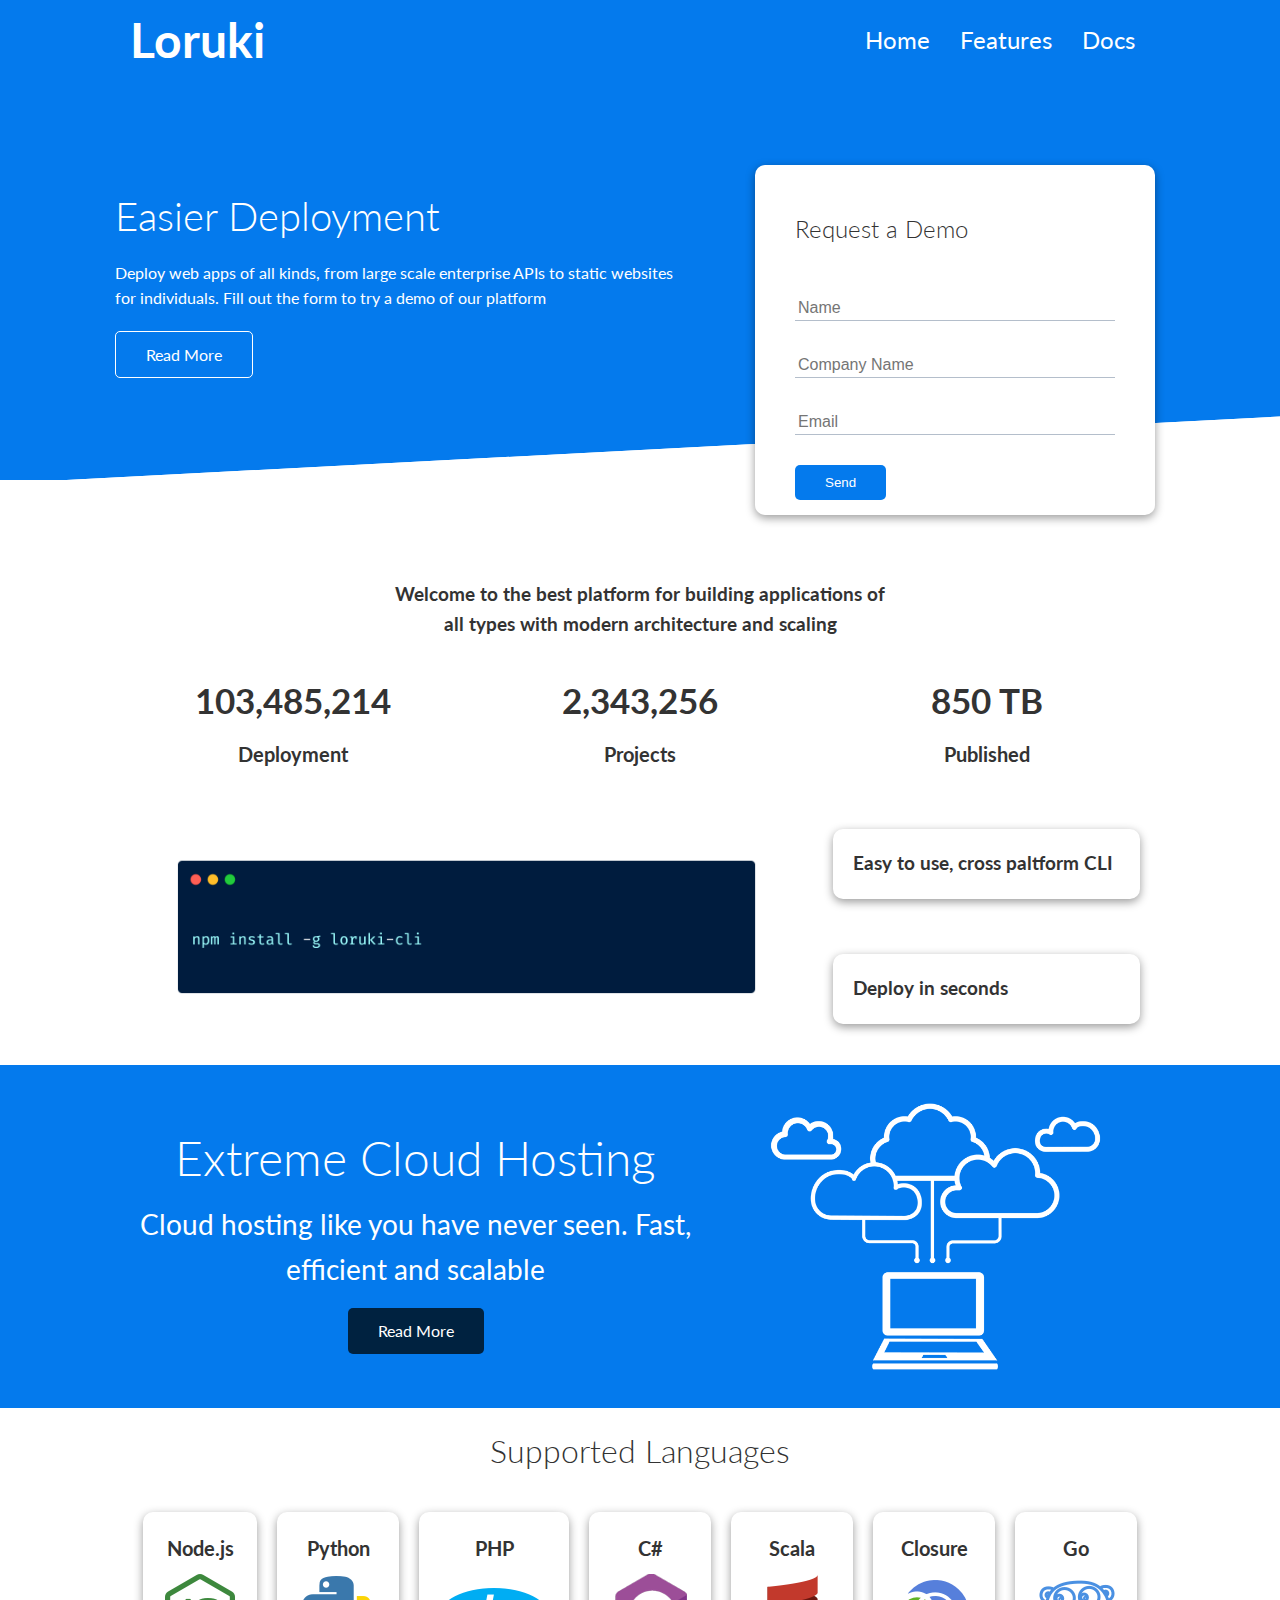
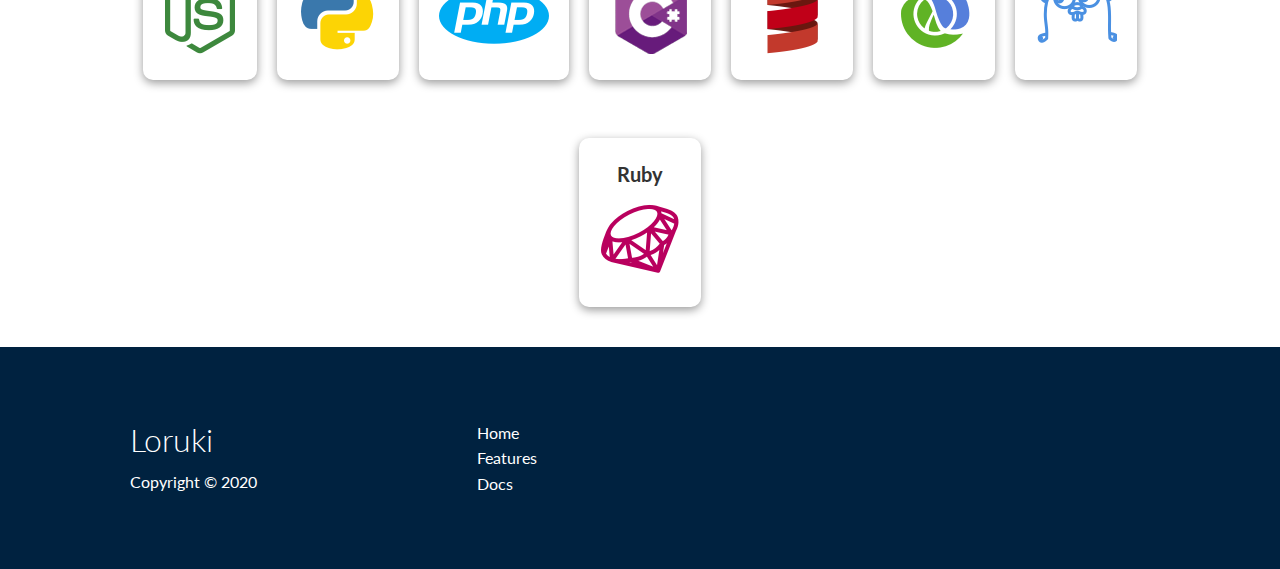
<file: index.html>
<!DOCTYPE html>
<html lang="en">
  <head>
    <meta charset="UTF-8" />
    <meta name="viewport" content="width=device-width, initial-scale=1.0" />
    <meta property="og:title" content="Loruki | Cloud Hosting for Everyone" />
    <meta property="og:description" content="Deploy web apps of all kinds, from large scale enterprise APIs to
            static websites for individuals. Fill out the form to try a demo of
            our platform" />
    <meta property="og:url" content="https://loruki-hosting.netlify.app/" />
    <meta property="og:image" content="https://raw.githubusercontent.com/Sagyam/Loruki-Website/main/images/home1.png" />
    <meta name="author" content="[Sagyam Thapa]">
    <link rel="shortcut icon" href="./images/favicon.png" type="image/x-icon" />
    <link rel="stylesheet" href="./css/utilities.css" />
    <link rel="stylesheet" href="./css/style.css" />
    <link rel="stylesheet" href="./css/scrollBar.css" />
    <link
      rel="stylesheet"
      href="https://cdnjs.cloudflare.com/ajax/libs/font-awesome/5.15.1/css/all.min.css"
      integrity="sha512-+4zCK9k+qNFUR5X+cKL9EIR+ZOhtIloNl9GIKS57V1MyNsYpYcUrUeQc9vNfzsWfV28IaLL3i96P9sdNyeRssA=="
      crossorigin="anonymous"
    />
    <title>Loruki | Cloud Hosting for Everyone</title>
  </head>
  <body>
    <!--Navbar  -->
    <div class="navbar">
      <div class="container flex">
        <h1 class="logo">Loruki</h1>
        <nav>
          <ul>
            <li><a href="index.html">Home</a></li>
            <li><a href="features.html">Features</a></li>
            <li><a href="docs.html">Docs</a></li>
          </ul>
        </nav>
      </div>
    </div>
    <!-- ShowCase -->
    <section class="showcase">
      <div class="container grid">
        <div class="showcase-text">
          <h1>Easier Deployment</h1>
          <p>
            Deploy web apps of all kinds, from large scale enterprise APIs to
            static websites for individuals. Fill out the form to try a demo of
            our platform
          </p>
          <a href="features.html" class="btn btn-outline">Read More</a>
        </div>

        <div class="showcase-form card">
          <h2>Request a Demo</h2>
                <form name="contact" netlify-honeypot="bot-field" method="POST" data-netlify="true">
                    <input type="hidden" name="form-name" value="contact">
                    <p class="hidden">
                        <label>Don’t fill this out if you're human: <input name="bot-field" /></label>
                      </p>
                    <div class="form-control">
                        <input type="text" name="name" placeholder="Name" required>
                    </div>
                    <div class="form-control">
                        <input type="text" name="company" placeholder="Company Name" required>
                    </div>
                    <div class="form-control">
                        <input type="email" name="email" placeholder="Email" required>
                    </div>
                    <input type="submit" value="Send" class="btn btn-primary">
                </form>
        </div>
      </div>
    </section>
    <!-- Stats -->
    <section class="stats">
      <div class="container">
        <h3 class="stats-heading text-center my-1">
          Welcome to the best platform for building applications of all types
          with modern architecture and scaling
        </h3>

        <div class="grid grid-3 text-center my-3">
          <div>
            <i class="fas fa-server fa-3x"> </i>
            <h3>103,485,214</h3>
            <p class="secondary-color">Deployment</p>
          </div>

          <div>
            <i class="fas fa-project-diagram fa-3x"> </i>
            <h3>2,343,256</h3>
            <p class="secondary-color">Projects</p>
          </div>

          <div>
            <i class="fas fa-upload fa-3x"></i>
            <h3>850 TB</h3>
            <p class="secondary-color">Published</p>
          </div>
        </div>
      </div>
    </section>
    <!-- CLI -->
    <section class="cli">
      <div class="container grid">
        <img src="./images/cli.png" alt="" />

        <div class="card">
          <h3>Easy to use, cross paltform CLI</h3>
        </div>

        <div class="card">
          <h3>Deploy in seconds</h3>
        </div>
      </div>
    </section>
    <!-- Cloud -->
    <section class="cloud bg-primary my-2 py-2">
      <div class="container grid">
        <div class="text-center">
          <h2 class="lg">Extreme Cloud Hosting</h2>
          <p class="lead my-1">
            Cloud hosting like you have never seen. Fast, efficient and scalable
          </p>
          <a href="features.html" class="btn btn-dark">Read More</a>
        </div>
        <img src="./images/cloud.png" alt="" />
      </div>
    </section>
    <!-- Language -->
    <section class="languages">
      <h2 class="md text-center my-2">Supported Languages</h2>
      <div class="container flex">
        <div class="card">
          <h4>Node.js</h4>
          <img src="./images/logos/node.png" alt="" />
        </div>

        <div class="card">
          <h4>Python</h4>
          <img src="./images/logos/python.png" alt="" />
        </div>

        <div class="card">
          <h4>PHP</h4>
          <img src="./images/logos/php.png" alt="" />
        </div>

        <div class="card">
          <h4>C#</h4>
          <img src="./images/logos/csharp.png" alt="" />
        </div>

        <div class="card">
          <h4>Scala</h4>
          <img src="./images/logos/scala.png" alt="" />
        </div>

        <div class="card">
          <h4>Closure</h4>
          <img src="./images/logos/clojure.png" alt="" />
        </div>

        <div class="card">
          <h4>Go</h4>
          <img src="./images/logos/go.png" alt="" />
        </div>

        <div class="card">
          <h4>Ruby</h4>
          <img src="./images/logos/ruby.png" alt="" />
        </div>
      </div>
    </section>

    <!-- Footer -->
    <footer class="footer bg-dark py-5">
      <div class="container grid grid-3">
        <div>
          <h1>Loruki</h1>
          <p>Copyright &copy; 2020</p>
        </div>

        <nav>
          <ul>
            <li><a href="index.html">Home</a></li>
            <li><a href="features.html">Features</a></li>
            <li><a href="docs.html">Docs</a></li>
          </ul>
        </nav>
        <div class="social">
          <a href="#"><i class="fab fa-twitter fa-2x"></i></a>
          <a href="#"><i class="fab fa-facebook fa-2x"></i></a>
          <a href="#"><i class="fab fa-github fa-2x"></i></a>
          <a href="#"><i class="fab fa-linkedin fa-2x"></i></a>
        </div>
      </div>
    </footer>
  </body>
</html>
</file>
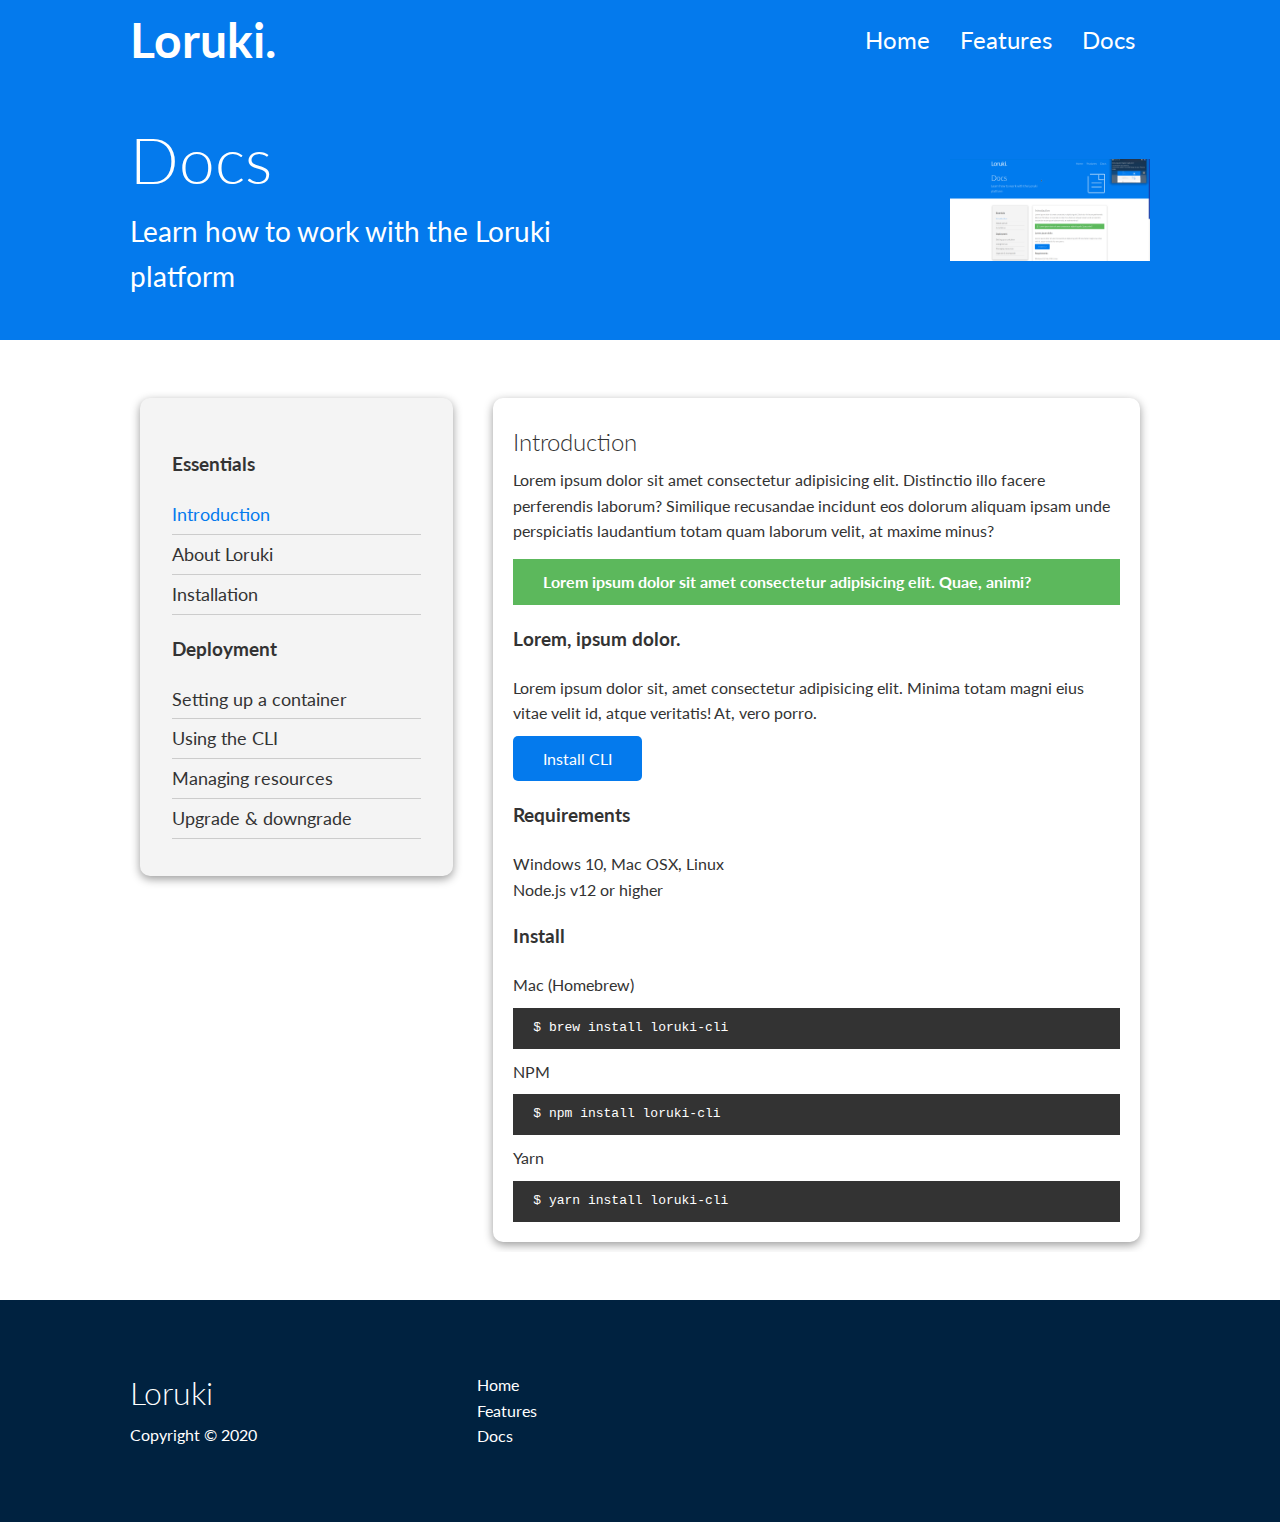
<file: docs.html>
<!DOCTYPE html>
<html lang="en">
  <head>
    <meta charset="UTF-8" />
    <meta name="viewport" content="width=device-width, initial-scale=1.0" />
    <link rel="shortcut icon" href="./images/favicon.png" type="image/x-icon" />
    <link
      rel="stylesheet"
      href="https://cdnjs.cloudflare.com/ajax/libs/font-awesome/5.15.1/css/all.min.css"
      integrity="sha512-+4zCK9k+qNFUR5X+cKL9EIR+ZOhtIloNl9GIKS57V1MyNsYpYcUrUeQc9vNfzsWfV28IaLL3i96P9sdNyeRssA=="
      crossorigin="anonymous"
    />
    <link rel="stylesheet" href="./css/utilities.css" />
    <link rel="stylesheet" href="./css/style.css" />
    <link rel="stylesheet" href="./css/scrollBar.css" />
    <title>Loruki | Cloud Hosting For Everyone</title>
  </head>
  <body>
    <!-- Navbar -->
    <div class="navbar">
      <div class="container flex">
        <h1 class="logo">Loruki.</h1>
        <nav>
          <ul>
            <li><a href="index.html">Home</a></li>
            <li><a href="features.html">Features</a></li>
            <li><a href="docs.html">Docs</a></li>
          </ul>
        </nav>
      </div>
    </div>

    <!-- Head -->
    <section class="docs-head bg-primary py-3">
      <div class="container grid">
        <div class="text-box">
          <h1 class="xl">Docs</h1>
          <p class="lead">Learn how to work with the Loruki platform</p>
        </div>
        <img src="images/docs.png" alt="" />
      </div>
    </section>

    <!-- Docs main -->
    <section class="docs-main my-4">
      <div class="container grid">
        <div class="card index bg-light p-3">
          <h3 class="my-2">Essentials</h3>
          <nav>
            <ul>
              <li><a class="text-primary" href="#">Introduction</a></li>
              <li><a href="#">About Loruki</a></li>
              <li><a href="#">Installation</a></li>
            </ul>
          </nav>

          <h3 class="my-2">Deployment</h3>
          <nav>
            <ul>
              <li><a href="#">Setting up a container</a></li>
              <li><a href="#">Using the CLI</a></li>
              <li><a href="#">Managing resources</a></li>
              <li><a href="#">Upgrade & downgrade</a></li>
            </ul>
          </nav>
        </div>
        <div class="card info">
          <h2>Introduction</h2>
          <p>
            Lorem ipsum dolor sit amet consectetur adipisicing elit. Distinctio
            illo facere perferendis laborum? Similique recusandae incidunt eos
            dolorum aliquam ipsam unde perspiciatis laudantium totam quam
            laborum velit, at maxime minus?
          </p>

          <div class="alert alert-success">
            <i class="fas fa-info"></i> Lorem ipsum dolor sit amet consectetur
            adipisicing elit. Quae, animi?
          </div>

          <h3>Lorem, ipsum dolor.</h3>
          <p>
            Lorem ipsum dolor sit, amet consectetur adipisicing elit. Minima
            totam magni eius vitae velit id, atque veritatis! At, vero porro.
          </p>
          <a href="#" class="btn btn-primary">Install CLI</a>

          <h3>Requirements</h3>
          <ul>
            <li>Windows 10, Mac OSX, Linux</li>
            <li>Node.js v12 or higher</li>
          </ul>

          <h3>Install</h3>
          <p>Mac (Homebrew)</p>
          <pre><code>$ brew install loruki-cli</code></pre>
          <p>NPM</p>
          <pre><code>$ npm install loruki-cli</code></pre>
          <p>Yarn</p>
          <pre><code>$ yarn install loruki-cli</code></pre>
        </div>
      </div>
    </section>

    <!-- Footer -->
    <footer class="footer bg-dark py-5">
      <div class="container grid grid-3">
        <div>
          <h1>Loruki</h1>
          <p>Copyright &copy; 2020</p>
        </div>
        <nav>
          <ul>
            <li><a href="index.html">Home</a></li>
            <li><a href="features.html">Features</a></li>
            <li><a href="docs.html">Docs</a></li>
          </ul>
        </nav>
        <div class="social">
          <a href="#"><i class="fab fa-github fa-2x"></i></a>
          <a href="#"><i class="fab fa-facebook fa-2x"></i></a>
          <a href="#"><i class="fab fa-instagram fa-2x"></i></a>
          <a href="#"><i class="fab fa-twitter fa-2x"></i></a>
        </div>
      </div>
    </footer>
  </body>
</html>
</file>
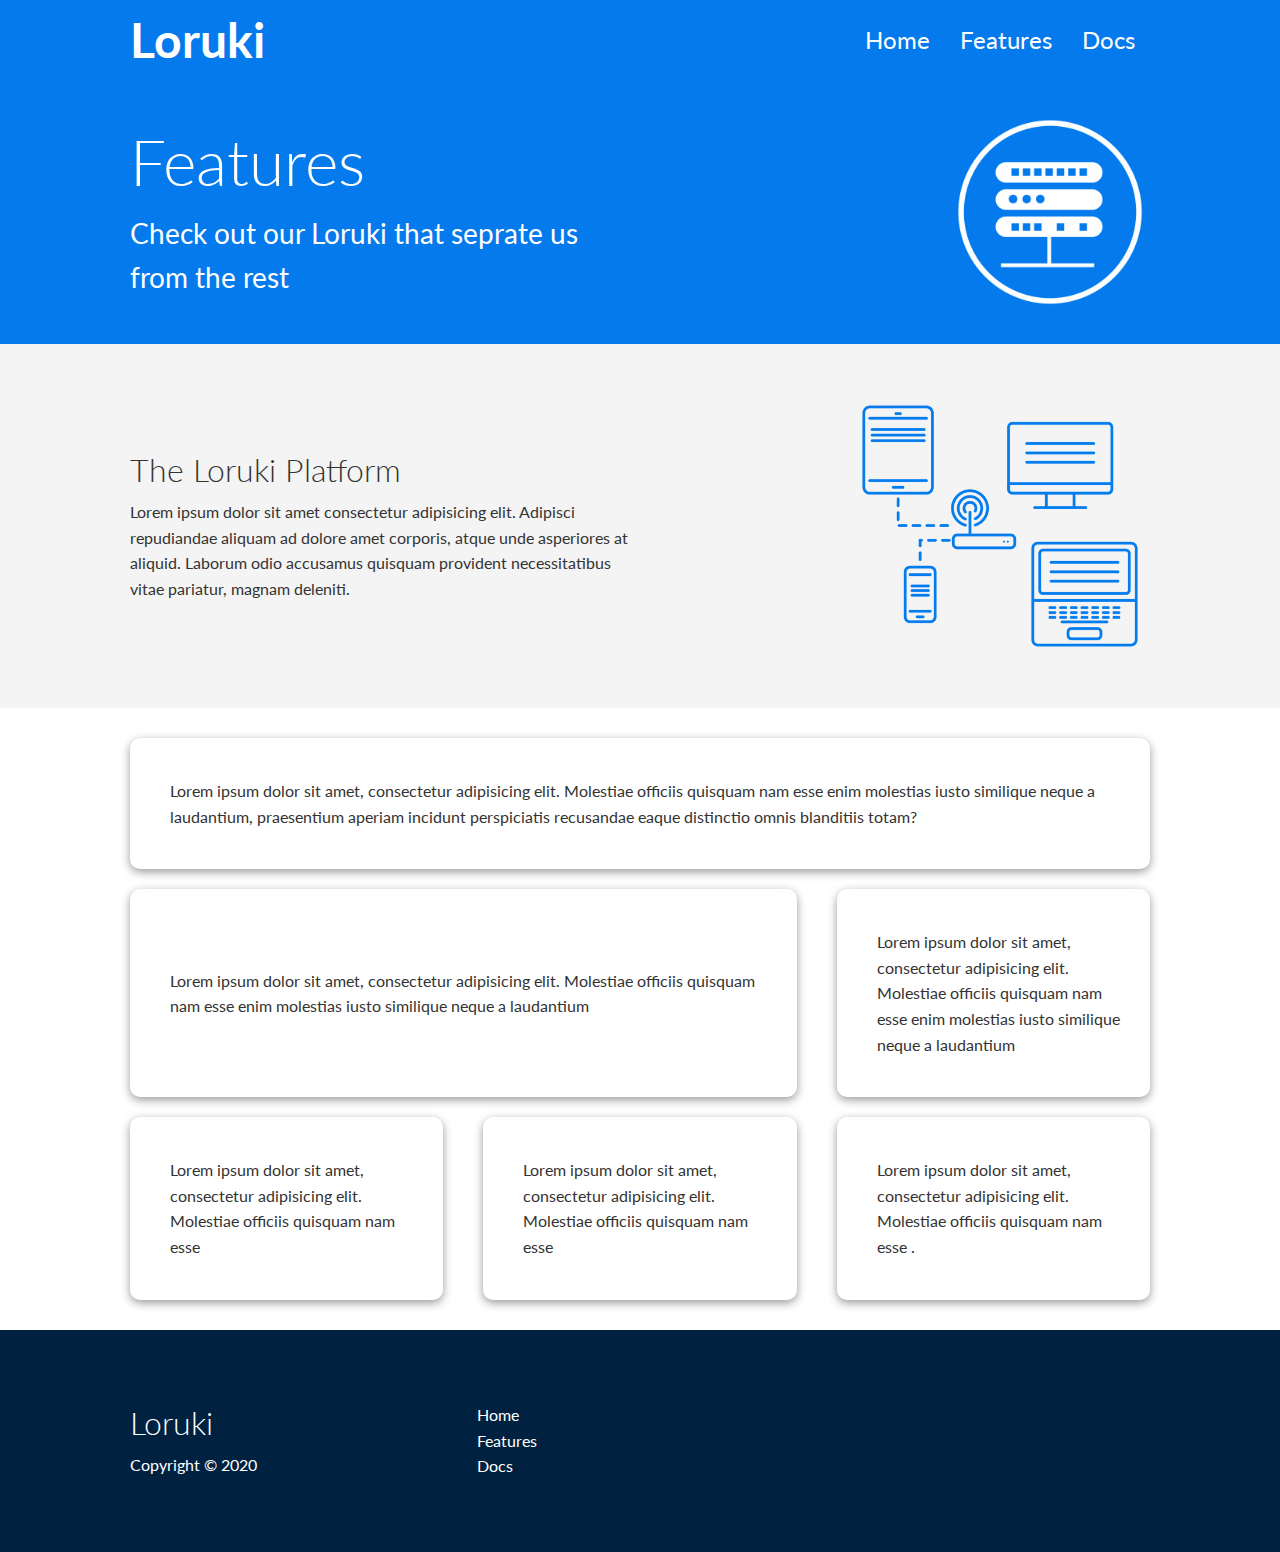
<file: features.html>
<!DOCTYPE html>
<html lang="en">
  <head>
    <meta charset="UTF-8" />
    <meta name="viewport" content="width=device-width, initial-scale=1.0" />
    <link rel="shortcut icon" href="./images/favicon.png" type="image/x-icon" />
    <link rel="stylesheet" href="./css/utilities.css" />
    <link rel="stylesheet" href="./css/style.css" />
    <link rel="stylesheet" href="./css/scrollBar.css" />
    <link
      rel="stylesheet"
      href="https://cdnjs.cloudflare.com/ajax/libs/font-awesome/5.15.1/css/all.min.css"
      integrity="sha512-+4zCK9k+qNFUR5X+cKL9EIR+ZOhtIloNl9GIKS57V1MyNsYpYcUrUeQc9vNfzsWfV28IaLL3i96P9sdNyeRssA=="
      crossorigin="anonymous"
    />
    <title>Loruki | Cloud Hoating for Everyone</title>
  </head>
  <body>
    <!--Navbar  -->
    <div class="navbar">
      <div class="container flex">
        <h1 class="logo">Loruki</h1>
        <nav>
          <ul>
            <li><a href="index.html">Home</a></li>
            <li><a href="features.html">Features</a></li>
            <li><a href="docs.html">Docs</a></li>
          </ul>
        </nav>
      </div>
    </div>
    <!-- Head -->
    <section class="features-head bg-primary py-3">
      <div class="container grid">
        <div class="text-box">
          <h1 class="xl">Features</h1>
          <p class="lead">Check out our Loruki that seprate us from the rest</p>
        </div>

        <img src="./images/server.png" alt="" />
      </div>
    </section>

    <!-- SubHead -->
    <section class="features-sub-head bg-light py-3">
      <div class="container grid">
        <div class="text-box">
          <h1 class="md">The Loruki Platform</h1>
          <p>
            Lorem ipsum dolor sit amet consectetur adipisicing elit. Adipisci
            repudiandae aliquam ad dolore amet corporis, atque unde asperiores
            at aliquid. Laborum odio accusamus quisquam provident necessitatibus
            vitae pariatur, magnam deleniti.
          </p>
        </div>

        <img src="./images/server2.png" alt="" />
      </div>
    </section>
    <!-- Main Features -->
    <section class="features-main">
      <div class="container grid grid-3">
        <div class="card flex">
          <i class="fas fa-server fa-3x"></i>
          <p>
            Lorem ipsum dolor sit amet, consectetur adipisicing elit. Molestiae
            officiis quisquam nam esse enim molestias iusto similique neque a
            laudantium, praesentium aperiam incidunt perspiciatis recusandae
            eaque distinctio omnis blanditiis totam?
          </p>
        </div>

        <div class="card flex">
          <i class="fas fa-laptop-code fa-3x"></i>
          <p>
            Lorem ipsum dolor sit amet, consectetur adipisicing elit. Molestiae
            officiis quisquam nam esse enim molestias iusto similique neque a
            laudantium
          </p>
        </div>

        <div class="card flex">
          <i class="fas fa-database fa-3x"></i>
          <p>
            Lorem ipsum dolor sit amet, consectetur adipisicing elit. Molestiae
            officiis quisquam nam esse enim molestias iusto similique neque a
            laudantium
          </p>
        </div>

        <div class="card flex">
          <i class="fas fa-upload fa-3x"></i>
          <p>
            Lorem ipsum dolor sit amet, consectetur adipisicing elit. Molestiae
            officiis quisquam nam esse
          </p>
        </div>

        <div class="card flex">
          <i class="fas fa-power-off fa-3x"></i>
          <p>
            Lorem ipsum dolor sit amet, consectetur adipisicing elit. Molestiae
            officiis quisquam nam esse
          </p>
        </div>

        <div class="card flex">
          <i class="fas fa-network-wired fa-3x"></i>
          <p>
            Lorem ipsum dolor sit amet, consectetur adipisicing elit. Molestiae
            officiis quisquam nam esse .
          </p>
        </div>
      </div>
    </section>
    <!-- Footer -->
    <footer class="footer bg-dark py-5">
      <div class="container grid grid-3">
        <div>
          <h1>Loruki</h1>
          <p>Copyright &copy; 2020</p>
        </div>

        <nav>
          <ul>
            <li><a href="index.html">Home</a></li>
            <li><a href="features.html">Features</a></li>
            <li><a href="docs.html">Docs</a></li>
          </ul>
        </nav>
        <div class="social">
          <a href="#"><i class="fab fa-twitter fa-2x"></i></a>
          <a href="#"><i class="fab fa-facebook fa-2x"></i></a>
          <a href="#"><i class="fab fa-github fa-2x"></i></a>
          <a href="#"><i class="fab fa-linkedin fa-2x"></i></a>
        </div>
      </div>
    </footer>
  </body>
</html>
</file>
<file: css/utilities.css>
/*Utility*/
.container {
  max-width: 1100px;
  margin: 0 auto;
  overflow: auto;
  padding: 0 40px;
}

.card {
  background-color: #fff;
  color: #333;
  border-radius: 10px;
  box-shadow: 0 3px 10px rgba(0, 0, 0, 0.4);
  padding: 20px;
  margin: 10px;
}

.btn {
  display: inline-block;
  padding: 10px 30px;
  cursor: pointer;
  background: var(--primary-color);
  color: #fff;
  border: none;
  border-radius: 5px;
}

.btn-outline {
  background: transparent;
  border: 1px #fff solid;
}

.btn:hover {
  transform: scale(1.1);
}

/*Backgrounds & Color buttons*/
.bg-primary,
.btn-primary {
  background-color: var(--primary-color);
  color: #fff;
}

.bg-secondary,
.btn-secondary {
  background-color: var(--secondary-color);
  color: #fff;
}

.bg-dark,
.btn-dark {
  background-color: var(--dark-color);
  color: #fff;
}

.bg-light,
.btn-light {
  background-color: var(--light-color);
  color: #333;
}

.bg-primary a,
.btn-primary a,
.bg-secondary a,
.btn-secondary a,
.bg-dark a,
.btn-dark a {
  color: #fff;
}

/*Text Colors*/
/*Backgrounds & Color buttons*/
.text-primary {
  color: var(--primary-color);
}

.text-secondary {
  color: var(--secondary-color);
}

.text-dark {
  color: var(--dark-color);
}

.text-light {
  color: var(--light-color);
}

/*Text Sizes*/
.lead {
  font-size: 28px;
}

.sm {
  font-size: 1rem;
}

.md {
  font-size: 2rem;
}
.lg {
  font-size: 3rem;
}
.xl {
  font-size: 4rem;
}

.text-center {
  text-align: center;
}

/*Alert*/
.alert {
  background-color: var(--light-color);
  padding: 10px 20px;
  margin: 15px 0;
  font-weight: bold;
}

.alert i {
  margin-right: 10px;
}

.alert-success {
  background-color: var(--success-color);
  color: #fff;
}

.alert-error {
  background-color: var(--error-color);
  color: #fff;
}

.flex {
  display: flex;
  justify-content: center;
  align-items: center;
  height: 100%;
}

.grid {
  display: grid;
  grid-template-columns: repeat(2, 1fr);
  gap: 20px;
  justify-content: center;
  align-items: center;
  height: 100%;
}

.grid-3 {
  grid-template-columns: repeat(3, 1fr);
}

/*Margin*/

.my-1 {
  margin: 1rem 0;
}

.my-2 {
  margin: 1.5rem 0;
}

.my-3 {
  margin: 2rem 0;
}

.my-4 {
  margin: 3rem 0;
}
.my-5 {
  margin: 4rem 0;
}

.m-1 {
  margin: 1rem;
}

.m-2 {
  margin: 1.5rem;
}

.m-3 {
  margin: 2rem;
}

.m-4 {
  margin: 3rem;
}
.m-5 {
  margin: 4rem;
}

/*Padding*/
.py-1 {
  padding: 1rem 0;
}

.py-2 {
  padding: 1.5rem 0;
}

.py-3 {
  padding: 2rem 0;
}

.py-4 {
  padding: 3rem 0;
}
.py-5 {
  padding: 4rem 0;
}

.p-1 {
  padding: 1rem;
}

.p-2 {
  padding: 1.5rem;
}

.p-3 {
  padding: 2rem;
}

.p-4 {
  padding: 3rem;
}
.p-5 {
  padding: 4rem;
}
</file>
<file: css/style.css>
@import url("https://fonts.googleapis.com/css2?family=Lato:wght@300&display=swap");

:root {
  --primary-color: #047aed;
  --secondary-color: #1c3fa8;
  --dark-color: #002240;
  --light-color: #f4f4f4;
  --success-color: #5cb85c;
  --error-color: #d9534f;
}

* {
  box-sizing: border-box;
  padding: 0;
  margin: 0;
}

body {
  font-family: "Lato", sans-serif;
  color: #333;
  line-height: 1.6;
  overflow-x: hidden;
}

ul {
  list-style-type: none;
}

a {
  text-decoration: none;
  color: #333;
}

h1,
h2 {
  font-weight: 300;
  line-height: 1.2;
  margin: 10px 0;
}

p {
  margin: 10px 0;
}

img {
  width: 100%;
}

code,
pre {
  background: #333;
  color: #fff;
  padding: 10px;
}

.hidden {
  visibility: hidden;
  height: 0;
}

/* Navbar */
.navbar {
  background-color: var(--primary-color);
  color: #fff;
  height: 80px;
}
.navbar .logo {
  font-weight: bolder;
  font-size: 3rem;
}

.navbar ul {
  display: flex;
}

.navbar a {
  color: #fff;
  padding: 10px;
  margin: 0 5px;
  font-size: 1.5rem;
}

.navbar a:hover {
  border-bottom: 2px #fff solid;
  font-weight: bold;
}

.navbar .flex {
  justify-content: space-between;
}

/* Showcase */
.showcase {
  height: 400px;
  background-color: var(--primary-color);
  color: #fff;
  position: relative;
}

.showcase h1 {
  font-size: 40px;
}

.showcase p {
  margin: 20px 0;
}

.showcase .grid {
  overflow: visible;
  grid-template-columns: 55% 45%;
  gap: 30px;
}

.showcase-text {
  animation: slideInFromLeft 1s ease-in;
}

.showcase-form {
  position: relative;
  top: 60px;
  height: 350px;
  width: 400px;
  padding: 40px;
  z-index: 100;
  justify-self: flex-end;
  animation: slideInFromRight 1s ease-in;
}

.showcase-form .form-control {
  margin: 30px 0;
}

.showcase-form input[type="text"],
.showcase-form input[type="email"] {
  border: 0;
  border-bottom: 1px solid #b4becb;
  width: 100%;
  padding: 3px;
  font-size: 16px;
}

.showcase-form input:focus {
  outline: none;
}

.showcase::before,
.showcase::after {
  content: "";
  position: absolute;
  height: 100px;
  bottom: -70px;
  right: 0;
  left: 0;
  background: #fff;
  transform: skewY(-3deg);
  -webkit-transform: skewY(-3deg);
  -moz-transform: skewY(-3deg);
  -ms-transform: skewY(-3deg);
}

/* Stats */
.stats {
  padding-top: 100px;
  animation: slideInFromLeft 1s ease-in;
}

.stats-heading {
  max-width: 500px;
  margin: auto;
}

.stats .grid h3 {
  font-size: 35px;
}

.stats .grid p {
  font-size: 20px;
  font-weight: bold;
}

/* Cli */
.cli .grid {
  grid-template-columns: repeat(3, 1fr);
  grid-template-rows: repeat(2, 1fr);
  animation: slideInFromBottom 1s ease-in;
}

.cli .grid > *:first-child {
  grid-column: 1 / span 2;
  grid-row: 1 / span 2;
}

/* Cloud */
.cloud .grid {
  grid-template-columns: 4fr 3fr;
  animation: slideInFromTop 1s ease-in;
}

/* Languages */

.languages .flex {
  flex-wrap: wrap;
  animation: slideInFromRight 1s ease-in;
}

.languages .card {
  text-align: center;
  margin: 18px 10px 40px;
  transition: transform 0.2s ease-in;
}

.languages .card h4 {
  font-size: 20px;
  margin-bottom: 10px;
}

.languages .card:hover {
  transform: translateY(-15px);
}

/* Features */

.features-head img,
.docs-head img {
  width: 200px;
  justify-self: flex-end;
  animation: slideInFromTop 1s ease-in;
}

.features-head .text-box,
.docs-head .text-box {
  animation: slideInFromTop 1s ease-in;
  overflow: hidden;
}

.features-sub-head .text-box,
.docs-sub-head .text-box {
  animation: slideInFromTop 1s ease-in;
  overflow: hidden;
}

.features-sub-head img {
  width: 300px;
  justify-self: flex-end;
  animation: slideInFromTop 1s ease-in;
  overflow: hidden;
}

.features-main .card > i {
  margin-right: 20px;
}

.features-main .grid {
  padding: 30px;
}

.features-main .grid > *:first-child {
  grid-column: 1 / span 3;
}

.features-main .grid > *:nth-child(2) {
  grid-column: 1 / span 2;
}

/* Docs */
.docs-main h3 {
  margin: 20px 0;
}

.docs-main .grid {
  grid-template-columns: 1fr 2fr;
  align-items: flex-start;
}

.docs-main nav li {
  font-size: 18px;
  padding-bottom: 5px;
  margin-bottom: 5px;
  border-bottom: 1px #ccc solid;
}

.docs-main a:hover {
  font-weight: bold;
}

.docs-main .index {
  animation: slideInFromTop 1s ease-in;
  overflow: hidden;
}

.docs-main .info {
  animation: slideInFromTop 1s ease-in;
  overflow: hidden;
}

/* Footer */
.footer .social a {
  margin: 0 10px;
}

/* Animations */
@keyframes slideInFromLeft {
  0% {
    transform: translateX(-100%);
  }
  100% {
    transform: translateX(0);
  }
}
@keyframes slideInFromRight {
  0% {
    transform: translateX(100%);
  }
  100% {
    transform: translateX(0);
  }
}
@keyframes slideInFromTop {
  0% {
    transform: translateY(-100%);
  }
  100% {
    transform: translateY(0);
  }
}
@keyframes slideInFromBottom {
  0% {
    transform: translateY(100%);
  }
  100% {
    transform: translateX(0);
  }
}

/* Tablets and under */
@media (max-width: 768px) {
  .grid,
  .showcase .grid,
  .stats .grid,
  .cli .grid,
  .cloud .grid,
  .features-main .grid,
  .docs-main .grid {
    grid-template-columns: 1fr;
    grid-template-rows: 1fr;
  }

  .showcase {
    height: auto;
  }

  .showcase-text {
    text-align: center;
    margin-top: 40px;
  }

  .showcase-form {
    justify-self: center;
    margin: auto;
  }

  .cli .grid > *:first-child {
    grid-column: 1;
    grid-row: 1;
  }

  .features-head,
  .features-sub-head,
  .docs-head {
    text-align: center;
  }

  .features-head img,
  .features-sub-head img,
  .docs-head img {
    justify-self: center;
  }

  .features-main .grid > *:first-child,
  .features-main .grid > *:nth-child(2) {
    grid-column: 1;
  }
}

/* Mobile */
@media (max-width: 500px) {
  .navbar {
    height: 140px;
  }

  .navbar .flex {
    flex-direction: column;
  }

  .navbar ul {
    padding: 10px;
    background-color: rgba(0, 0, 0, 0.1);
  }
}
</file>
<file: css/scrollBar.css>
:root {
  --primary-color: #047aed;
  --secondary-color: #1c3fa8;
  --dark-color: #002240;
  --light-color: #f4f4f4;
  --success-color: #5cb85c;
  --error-color: #d9534f;
}

/* width */
::-webkit-scrollbar {
  width: 10px;
}

/* Track */
::-webkit-scrollbar-track {
  background: var(--light-color);
}

/* Handle */
::-webkit-scrollbar-thumb {
  background: var(--secondary-color);
}

/* Handle on hover */
::-webkit-scrollbar-thumb:hover {
  background: var(--primary-color);
}
</file>
